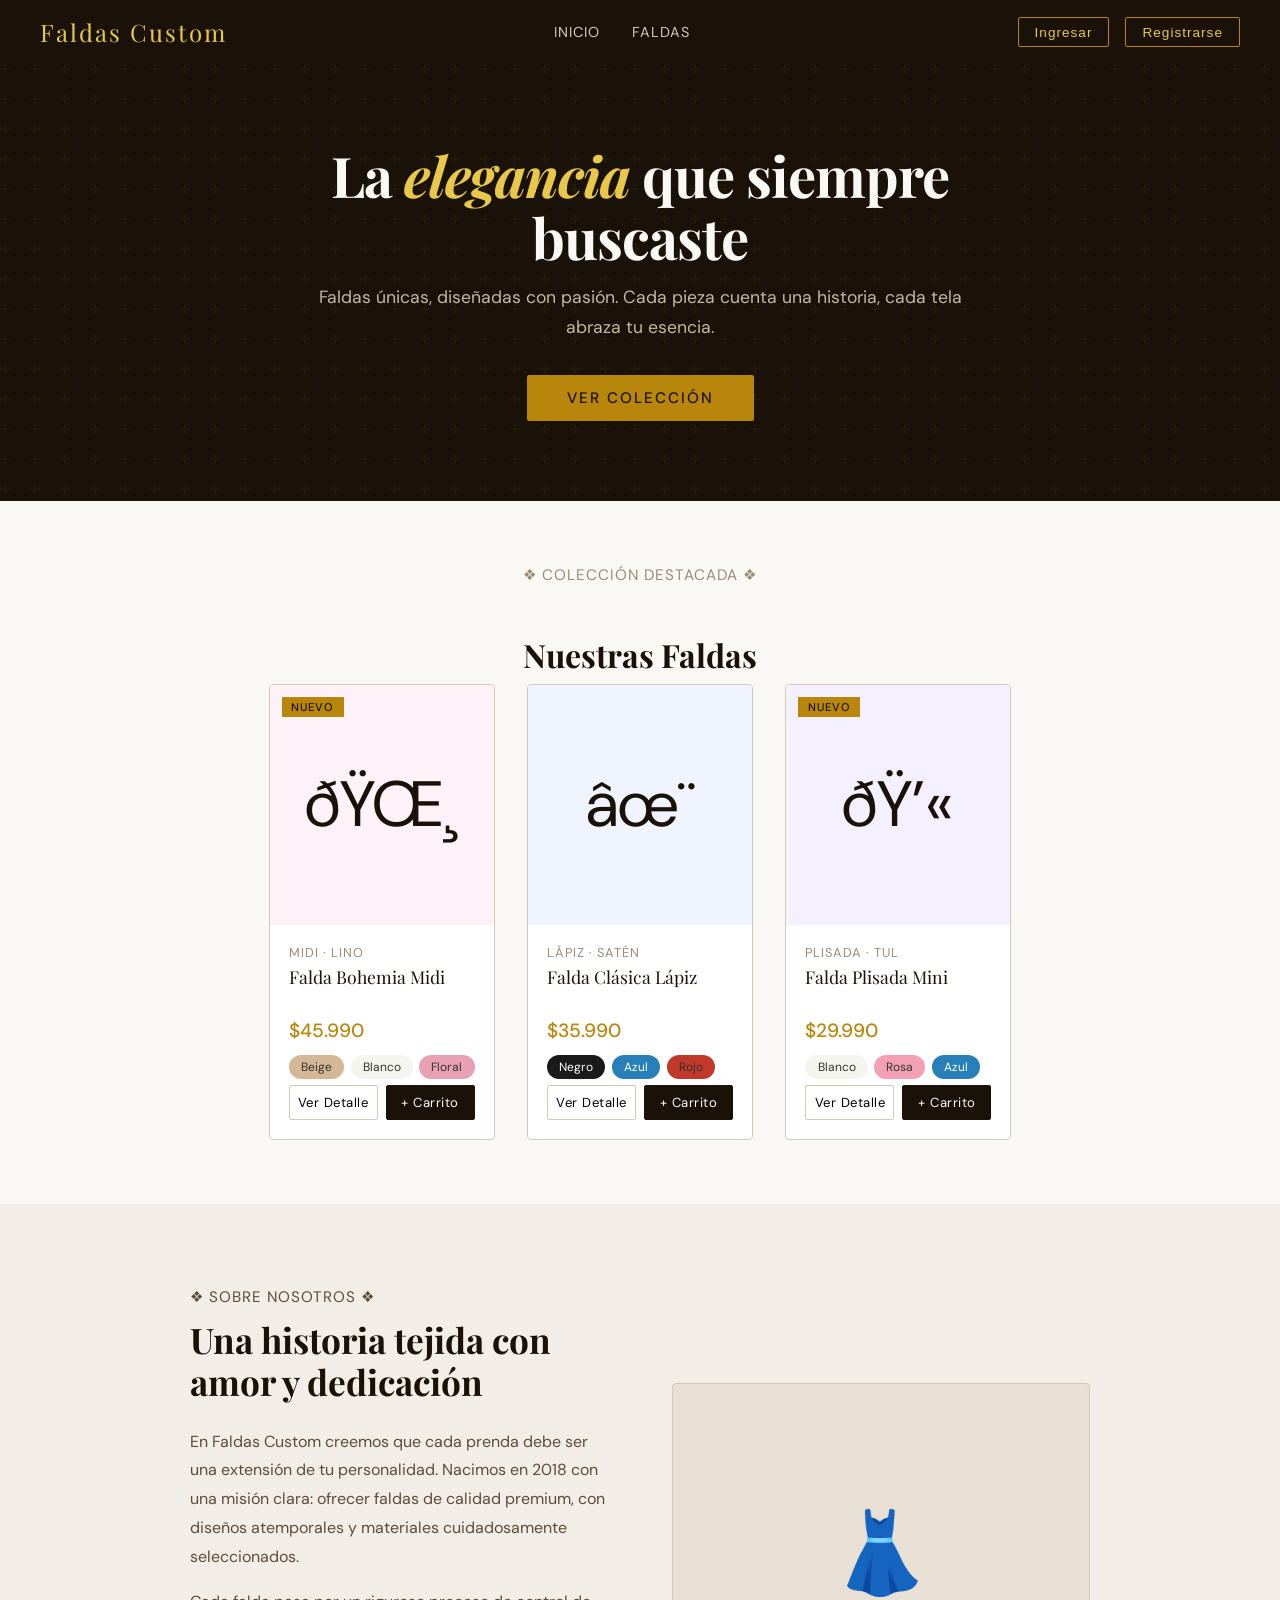
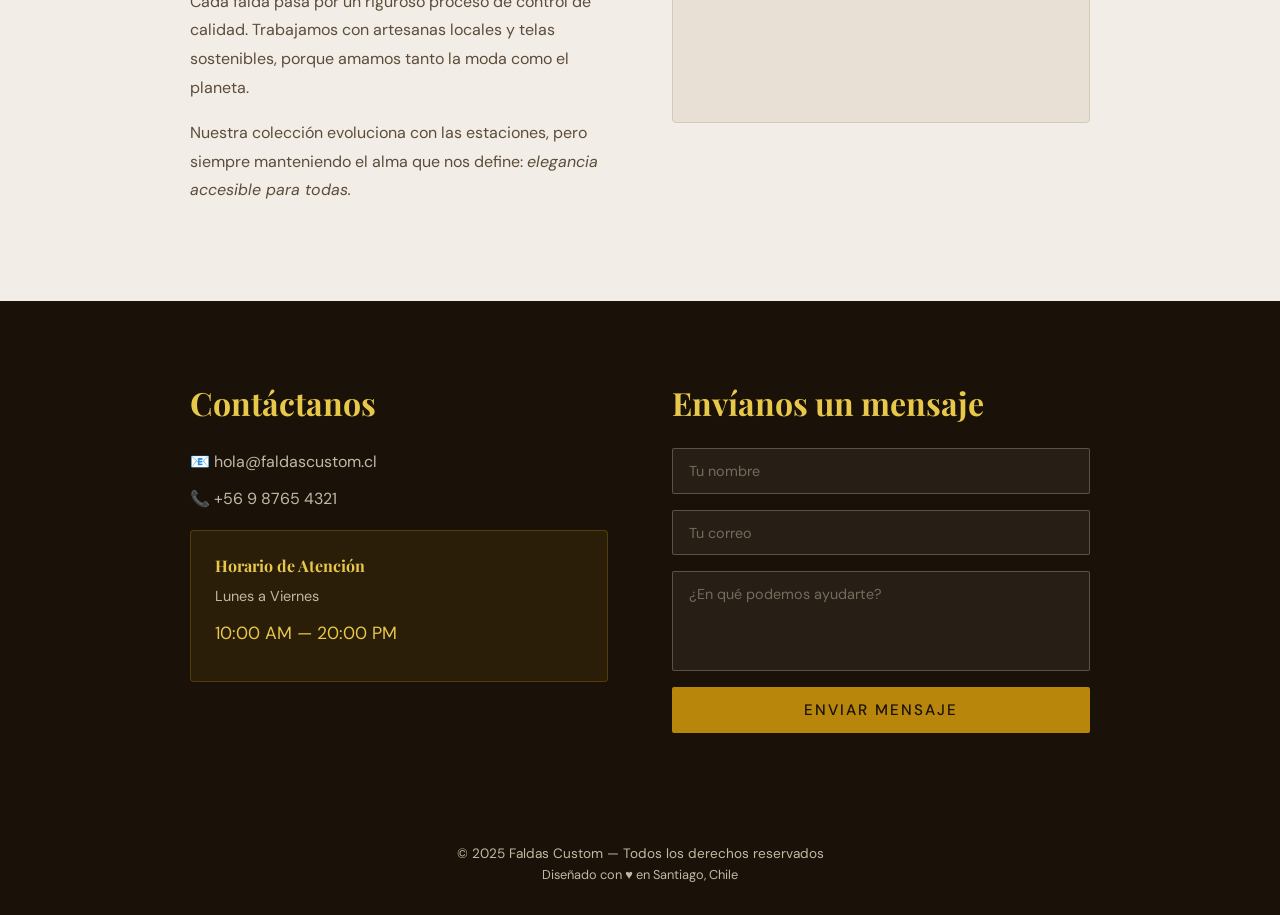
<file: frontend/index.html>
﻿<!DOCTYPE html>
<html lang="es">
<head>
<meta charset="UTF-8"/>
<meta name="viewport" content="width=device-width,initial-scale=1.0"/>
<title>Faldas Custom. — Tienda</title>
<link href="https://fonts.googleapis.com/css2?family=Playfair+Display:ital,wght@0,400;0,600;1,400&family=DM+Sans:wght@300;400;500&display=swap" rel="stylesheet"/>
<link rel="stylesheet" href="css/style.css">
</head>
<body>

<!-- NAV -->
<nav>
  <div class="nav-inner">
    <div class="nav-logo" onclick="goPage('home')">Faldas Custom</div>
    <div class="nav-links">
      <a onclick="goPage('home')">Inicio</a>
      <a onclick="goPage('faldas')">Faldas</a>
    </div>
    <div class="nav-actions" id="navActions">
      <button class="btn-nav" onclick="openModal('loginModal')">Ingresar</button>
      <button class="btn-nav" onclick="openModal('registerModal')">Registrarse</button>
      <div class="cart-badge hidden" id="cartBadge" onclick="toggleCart()">
        🛍️ <span class="cart-count" id="cartCount">0</span>
      </div>
    </div>
  </div>
</nav>

<!-- NOTIF CONTAINER -->
<div class="notif" id="notifContainer"></div>

<!-- CART OVERLAY -->
<div class="cart-overlay" id="cartOverlay" onclick="toggleCart()"></div>

<!-- CART DRAWER -->
<div class="cart-drawer" id="cartDrawer">
  <div class="cart-head">
    <h3>Mi Carrito</h3>
    <button class="modal-close" onclick="toggleCart()">✕</button>
  </div>
  <div class="cart-items" id="cartItems"></div>
  <div class="cart-foot">
    <div class="cart-total"><span>Total</span><span id="cartTotal">$0</span></div>
    <button class="btn-primary" style="width:100%;margin-bottom:.5rem" onclick="checkout()">Proceder al Pago</button>
    <button class="btn-sm" style="width:100%" onclick="toggleCart()">Seguir Comprando</button>
  </div>
</div>

<!-- ============ PAGES ============ -->

<!-- HOME PAGE -->
<div id="page-home" class="page active">
  <div class="hero">
    <div class="hero-content">
      <h1>La <em>elegancia</em> que siempre buscaste</h1>
      <p>Faldas únicas, diseñadas con pasión. Cada pieza cuenta una historia, cada tela abraza tu esencia.</p>
      <button class="btn-primary" onclick="goPage('faldas')">Ver Colección</button>
    </div>
  </div>

  <div class="section">
    <p class="section-sub">❖ COLECCIÓN DESTACADA ❖</p>
    <h2 class="section-title">Nuestras Faldas</h2>
    <div class="products-grid" id="homeProducts"></div>
  </div>

  <div class="about">
    <div class="about-inner">
      <div>
        <p class="section-sub" style="text-align:left;margin-bottom:.5rem">❖ SOBRE NOSOTROS ❖</p>
        <h2>Una historia tejida con amor y dedicación</h2>
        <p>En Faldas Custom creemos que cada prenda debe ser una extensión de tu personalidad. Nacimos en 2018 con una misión clara: ofrecer faldas de calidad premium, con diseños atemporales y materiales cuidadosamente seleccionados.</p>
        <p>Cada falda pasa por un riguroso proceso de control de calidad. Trabajamos con artesanas locales y telas sostenibles, porque amamos tanto la moda como el planeta.</p>
        <p>Nuestra colección evoluciona con las estaciones, pero siempre manteniendo el alma que nos define: <em>elegancia accesible para todas.</em></p>
      </div>
      <div class="about-img">👗</div>
    </div>
  </div>

  <div class="contact">
    <div class="contact-inner">
      <div>
        <h2>Contáctanos</h2>
        <p>📧 hola@faldascustom.cl</p>
        <p>📞 +56 9 8765 4321</p>
        <div class="horario">
          <h4>Horario de Atención</h4>
          <p>Lunes a Viernes</p>
          <p style="font-size:1.1rem;color:var(--gold2);margin-top:.3rem">10:00 AM — 20:00 PM</p>
        </div>
      </div>
      <div>
        <h2>Envíanos un mensaje</h2>
        <div class="contact-form">
          <input type="text" placeholder="Tu nombre"/>
          <input type="email" placeholder="Tu correo"/>
          <textarea rows="4" placeholder="¿En qué podemos ayudarte?"></textarea>
          <button class="btn-primary" onclick="notify('Mensaje enviado. ¡Gracias por contactarnos!')">Enviar Mensaje</button>
        </div>
      </div>
    </div>
  </div>

  <footer>
    <p>© 2025 Faldas Custom — Todos los derechos reservados</p>
    <p style="margin-top:.3rem;font-size:.8rem">Diseñado con ♥ en Santiago, Chile</p>
  </footer>
</div>

<!-- FALDAS PAGE -->
<div id="page-faldas" class="page">
  <div class="faldas-header">
    <h1>Colección de Faldas</h1>
    <p>Encuentra tu falda perfecta con nuestros filtros</p>
  </div>
  <div class="faldas-layout">
    <aside class="filters-panel" id="filtersPanel">
      <button class="filters-toggle" onclick="toggleFilters()">
        <span>Filtros</span>
        <span>▾</span>
      </button>
      <h4 style="margin-bottom:1rem;font-size:.9rem;letter-spacing:1px;text-transform:uppercase;color:var(--ink2)">Filtros</h4>

      <div class="filter-section">
        <div class="filter-title">Talla</div>
        <label class="filter-option"><input type="checkbox" value="XS" onchange="applyFilters()"> XS</label>
        <label class="filter-option"><input type="checkbox" value="S" onchange="applyFilters()"> S</label>
        <label class="filter-option"><input type="checkbox" value="M" onchange="applyFilters()"> M</label>
        <label class="filter-option"><input type="checkbox" value="L" onchange="applyFilters()"> L</label>
        <label class="filter-option"><input type="checkbox" value="XL" onchange="applyFilters()"> XL</label>
        <label class="filter-option"><input type="checkbox" value="XXL" onchange="applyFilters()"> XXL</label>
      </div>

      <div class="filter-section">
        <div class="filter-title">Color</div>
        <label class="filter-option"><input type="checkbox" value="Negro" onchange="applyFilters()"> Negro</label>
        <label class="filter-option"><input type="checkbox" value="Blanco" onchange="applyFilters()"> Blanco</label>
        <label class="filter-option"><input type="checkbox" value="Beige" onchange="applyFilters()"> Beige</label>
        <label class="filter-option"><input type="checkbox" value="Rojo" onchange="applyFilters()"> Rojo</label>
        <label class="filter-option"><input type="checkbox" value="Azul" onchange="applyFilters()"> Azul</label>
        <label class="filter-option"><input type="checkbox" value="Floral" onchange="applyFilters()"> Floral</label>
      </div>

      <div class="filter-section">
        <div class="filter-title">Tipo</div>
        <label class="filter-option"><input type="checkbox" value="Midi" onchange="applyFilters()"> Midi</label>
        <label class="filter-option"><input type="checkbox" value="Mini" onchange="applyFilters()"> Mini</label>
        <label class="filter-option"><input type="checkbox" value="Maxi" onchange="applyFilters()"> Maxi</label>
        <label class="filter-option"><input type="checkbox" value="Lápiz" onchange="applyFilters()"> Lápiz</label>
        <label class="filter-option"><input type="checkbox" value="Plisada" onchange="applyFilters()"> Plisada</label>
        <label class="filter-option"><input type="checkbox" value="Campana" onchange="applyFilters()"> Campana</label>
      </div>

      <div class="filter-section">
        <div class="filter-title">Material</div>
        <label class="filter-option"><input type="checkbox" value="Lino" onchange="applyFilters()"> Lino</label>
        <label class="filter-option"><input type="checkbox" value="Algodón" onchange="applyFilters()"> Algodón</label>
        <label class="filter-option"><input type="checkbox" value="Seda" onchange="applyFilters()"> Seda</label>
        <label class="filter-option"><input type="checkbox" value="Denim" onchange="applyFilters()"> Denim</label>
        <label class="filter-option"><input type="checkbox" value="Satén" onchange="applyFilters()"> Satén</label>
        <label class="filter-option"><input type="checkbox" value="Tul" onchange="applyFilters()"> Tul</label>
      </div>
      <div class="filter-actions">
        <button class="clear-filters" onclick="clearFilters()">✕ Limpiar</button>
        <button class="btn-primary" style="padding:.5rem .8rem;font-size:.8rem" onclick="applyFilters()">Aplicar</button>
      </div>
    </aside>
    <div>
      <p class="results-count" id="resultsCount"></p>
      <div class="products-grid" id="faldaProducts"></div>
    </div>
  </div>

  <div class="contact">
    <div class="contact-inner">
      <div>
        <h2>Contáctanos</h2>
        <p>📧 hola@faldascustom.cl</p>
        <p>📞 +56 9 8765 4321</p>
      </div>
      <div>
        <h2>Envía un mensaje</h2>
        <div class="contact-form">
          <input type="text" placeholder="Tu nombre"/>
          <input type="email" placeholder="Tu correo"/>
          <textarea rows="4" placeholder="¿En qué podemos ayudarte?"></textarea>
          <button class="btn-primary" onclick="notify('Mensaje enviado. ¡Gracias por contactarnos!')">Enviar mensaje</button>
        </div>
      </div>
    </div>
  </div>

  <footer>
    <p>© 2025 Faldas Custom — Todos los derechos reservados</p>
    <p style="margin-top:.3rem;font-size:.8rem">Diseñado con ♥ en Santiago, Chile</p>
  </footer>
</div>

<!-- USER DASHBOARD -->
<div id="page-dashboard" class="page">
  <div class="dashboard">
    <div class="dashboard-header">
      <h2 id="dashWelcome">Mi Cuenta</h2>
      <p>Gestiona tus pedidos, direcciones y métodos de pago</p>
    </div>
    <div class="dash-cards">
      <div class="dash-card"><div class="num" id="dOrders">0</div><div class="lbl">Pedidos</div></div>
      <div class="dash-card"><div class="num" id="dAddresses">0</div><div class="lbl">Direcciones</div></div>
      <div class="dash-card"><div class="num" id="dPayments">0</div><div class="lbl">Métodos de Pago</div></div>
    </div>
    <div class="tabs">
      <button class="tab active" onclick="switchDashTab('orders',this)">Pedidos</button>
      <button class="tab" onclick="switchDashTab('addresses',this)">Direcciones</button>
      <button class="tab" onclick="switchDashTab('payments',this)">Métodos de Pago</button>
      <button class="tab" onclick="switchDashTab('account',this)">Mi Cuenta</button>
    </div>
    <div id="dashTab-orders">
      <div class="order-row header">
        <span>Pedido</span><span>Fecha</span><span>Total</span><span>Estado</span>
      </div>
      <div id="ordersList"></div>
    </div>
    <div id="dashTab-addresses" class="hidden">
      <div style="display:flex;justify-content:flex-end;margin-bottom:1rem">
        <button class="btn-primary" style="padding:.5rem 1.2rem;font-size:.85rem" onclick="openModal('addAddressModal')">+ Agregar Dirección</button>
      </div>
      <div id="addressesList"></div>
    </div>
    <div id="dashTab-payments" class="hidden">
      <div style="display:flex;justify-content:flex-end;margin-bottom:1rem">
        <button class="btn-primary" style="padding:.5rem 1.2rem;font-size:.85rem" onclick="openModal('addPaymentModal')">+ Agregar Método</button>
      </div>
      <div id="paymentsList"></div>
    </div>
    <div id="dashTab-account" class="hidden">
      <div style="background:var(--card);border:1px solid var(--border);border-radius:4px;padding:1.5rem;max-width:500px">
        <h4 style="margin-bottom:1.2rem;font-family:'Playfair Display',serif">Información de Cuenta</h4>
        <div class="form-group"><label>Nombre</label><input type="text" id="accName"/></div>
        <div class="form-group"><label>Correo</label><input type="email" id="accEmail" readonly style="background:var(--bg2);color:var(--ink3)"/></div>
        <div class="form-group"><label>Nueva Contraseña</label><input type="password" id="accPwd" placeholder="Dejar vacío para no cambiar"/></div>
        <button class="btn-submit" onclick="saveAccount()">Guardar Cambios</button>
      </div>
    </div>
  </div>
</div>

<!-- ADMIN -->
<div id="page-admin" class="page">
  <div class="admin-layout">
    <aside class="admin-sidebar">
      <div style="padding:1.2rem 1.5rem;border-bottom:1px solid rgba(255,255,255,.1);margin-bottom:.5rem">
        <p style="color:var(--gold2);font-size:.8rem;letter-spacing:1px;text-transform:uppercase">Panel de administración</p>
      </div>
      <div class="admin-menu-item active" onclick="switchAdmin('products',this)">📦 Productos</div>
      <div class="admin-menu-item" onclick="switchAdmin('orders',this)">🧾 Pedidos</div>
      <div class="admin-menu-item" onclick="switchAdmin('stock',this)">📈 Inventario</div>
      <div class="admin-menu-item" onclick="switchAdmin('account',this)">👤 Mi cuenta</div>
    </aside>
    <div class="admin-content">

      <!-- ADMIN PRODUCTS -->
      <div id="admin-products">
        <div class="admin-header">
          <h2>Gestión de productos</h2>
          <button class="btn-primary" style="padding:.5rem 1.2rem;font-size:.85rem" onclick="openModal('addProductModal')">+ Nuevo producto</button>
        </div>
        <div class="admin-grid" id="adminProductGrid"></div>
      </div>

      <!-- ADMIN ORDERS -->
      <div id="admin-orders" class="hidden">
        <div class="admin-header"><h2>Lista de pedidos</h2></div>
        <table class="data-table" style="width:100%">
          <thead><tr>
            <th>ID</th><th>Cliente</th><th>Productos</th><th>Total</th><th>Estado</th><th>Acción</th>
          </tr></thead>
          <tbody id="adminOrdersBody"></tbody>
        </table>
      </div>

      <!-- ADMIN STOCK -->
      <div id="admin-stock" class="hidden">
        <div class="admin-header"><h2>Stock disponible</h2></div>
        <table class="data-table" style="width:100%">
          <thead><tr>
            <th>Producto</th><th>Tallas</th><th>Colores</th><th>Stock total</th><th>Estado</th>
          </tr></thead>
          <tbody id="adminStockBody"></tbody>
        </table>
      </div>

      <!-- ADMIN ACCOUNT -->
      <div id="admin-account" class="hidden">
        <div class="admin-header"><h2>Mi cuenta</h2></div>
        <div style="background:var(--card);border:1px solid var(--border);border-radius:4px;padding:1.5rem;max-width:480px">
          <div class="form-group"><label>Nombre</label><input type="text" id="adminName" value="Administrador"/></div>
          <div class="form-group"><label>Correo</label><input type="email" id="adminEmail" value="admin@faldascustom.cl"/></div>
          <div class="form-group"><label>Nueva contraseña</label><input type="password" id="adminPwd" placeholder="Déjala vacía si no deseas cambiarla"/></div>
          <button class="btn-submit" onclick="saveAdminAccount()">Guardar cambios</button>
        </div>
      </div>

    </div>
  </div>
</div>

<!-- PRODUCT DETAIL PAGE -->
<div id="page-detail" class="page">
  <div style="padding:.8rem 2rem;background:var(--bg2);border-bottom:1px solid var(--border)">
    <a style="cursor:pointer;color:var(--ink3);font-size:.85rem" onclick="goPage('faldas')">← Volver a Faldas</a>
  </div>
  <div class="product-detail" id="productDetailContent"></div>

  <div class="contact">
    <div class="contact-inner">
      <div>
        <h2>Contáctanos</h2>
        <p>📧 hola@faldascustom.cl</p>
        <p>📞 +56 9 8765 4321</p>
      </div>
      <div>
        <h2>Envía un mensaje</h2>
        <div class="contact-form">
          <input type="text" placeholder="Tu nombre"/>
          <input type="email" placeholder="Tu correo"/>
          <textarea rows="4" placeholder="¿En qué podemos ayudarte?"></textarea>
          <button class="btn-primary" onclick="notify('Mensaje enviado. ¡Gracias por contactarnos!')">Enviar mensaje</button>
        </div>
      </div>
    </div>
  </div>

  <footer>
    <p>© 2025 Faldas Custom — Todos los derechos reservados</p>
    <p style="margin-top:.3rem;font-size:.8rem">Diseñado con ♥ en Santiago, Chile</p>
  </footer>
</div>

<!-- ============ MODALS ============ -->

<!-- LOGIN -->
<div class="modal-overlay hidden" id="loginModal">
  <div class="modal">
    <div class="modal-header">
      <h3>Iniciar Sesión</h3>
      <button class="modal-close" onclick="closeModal('loginModal')">✕</button>
    </div>
    <div class="modal-body">
      <div id="loginError"></div>
      <div class="form-group"><label>Correo Electrónico</label><input type="email" id="loginEmail" placeholder="tu@correo.com"/></div>
      <div class="form-group"><label>Contraseña</label><input type="password" id="loginPwd" placeholder="••••••••"/></div>
      <div class="form-actions">
        <button class="btn-cancel" onclick="closeModal('loginModal')">Cancelar</button>
        <button class="btn-submit" onclick="doLogin()">Ingresar</button>
      </div>
      <p style="margin-top:1rem;font-size:.85rem;color:var(--ink3);text-align:center">¿No tienes cuenta? <a style="color:var(--gold);cursor:pointer" onclick="closeModal('loginModal');openModal('registerModal')">Regístrate</a></p>
    </div>
  </div>
</div>

<!-- REGISTER -->
<div class="modal-overlay hidden" id="registerModal">
  <div class="modal">
    <div class="modal-header">
      <h3>Crear Cuenta</h3>
      <button class="modal-close" onclick="closeModal('registerModal')">✕</button>
    </div>
    <div class="modal-body">
      <div id="registerError"></div>
      <div class="form-group"><label>Nombre Completo</label><input type="text" id="regName" placeholder="Tu nombre"/></div>
      <div class="form-group"><label>Correo Electrónico</label><input type="email" id="regEmail" placeholder="tu@correo.com"/></div>
      <div class="form-group"><label>Contraseña</label><input type="password" id="regPwd" placeholder="Mínimo 6 caracteres"/></div>
      <div class="form-group"><label>Confirmar Contraseña</label><input type="password" id="regPwd2" placeholder="Repite la contraseña"/></div>
      <div class="form-actions">
        <button class="btn-cancel" onclick="closeModal('registerModal')">Cancelar</button>
        <button class="btn-submit" onclick="doRegister()">Registrarse</button>
      </div>
    </div>
  </div>
</div>

<!-- FIRST LOGIN (admin change password) -->
<div class="modal-overlay hidden" id="firstLoginModal">
  <div class="modal">
    <div class="modal-header"><h3>Primer Ingreso — Cambiar Contraseña</h3></div>
    <div class="modal-body">
      <div class="alert alert-info">Por seguridad, debes establecer una nueva contraseña en tu primer ingreso.</div>
      <div class="form-group"><label>Nueva Contraseña</label><input type="password" id="newAdminPwd1" placeholder="Mínimo 6 caracteres"/></div>
      <div class="form-group"><label>Confirmar Contraseña</label><input type="password" id="newAdminPwd2" placeholder="Repite la contraseña"/></div>
      <div id="firstLoginError"></div>
      <div class="form-actions">
        <button class="btn-submit" onclick="changeFirstPassword()">Establecer Contraseña</button>
      </div>
    </div>
  </div>
</div>

<!-- ADD PRODUCT -->
<div class="modal-overlay hidden" id="addProductModal">
  <div class="modal" style="max-width:600px">
    <div class="modal-header">
      <h3 id="addProductTitle">Nuevo producto</h3>
      <button class="modal-close" onclick="closeModal('addProductModal')">✕</button>
    </div>
    <div class="modal-body">
      <div style="display:grid;grid-template-columns:1fr 1fr;gap:1rem">
        <div class="form-group"><label>Nombre</label><input type="text" id="pName"/></div>
        <div class="form-group"><label>Precio ($)</label><input type="number" id="pPrice"/></div>
        <div class="form-group"><label>Tipo</label>
          <select id="pType"><option>Midi</option><option>Mini</option><option>Maxi</option><option>Lápiz</option><option>Plisada</option><option>Campana</option></select>
        </div>
        <div class="form-group"><label>Material</label>
          <select id="pMaterial"><option>Lino</option><option>Algodón</option><option>Seda</option><option>Denim</option><option>Satén</option><option>Tul</option></select>
        </div>
        <div class="form-group"><label>Stock</label><input type="number" id="pStock" value="10"/></div>
        <div class="form-group"><label>Emoji / Icono</label><input type="text" id="pEmoji" value="👗"/></div>
      </div>
      <div class="form-group">
        <label>Imagen / Foto de la falda</label>
        <input type="file" id="pImageFile" accept="image/*" onchange="handleProductImageUpload(this)"/>
        <input type="url" id="pImageUrl" placeholder="O pega una URL de imagen" style="margin-top:.5rem"/>
        <div id="pImagePreviewWrap" style="display:none;margin-top:.7rem">
          <img id="pImagePreview" style="max-width:100%;max-height:180px;border-radius:6px;border:1px solid var(--border)"/>
        </div>
      </div>
      <div class="form-group"><label>Descripción</label><textarea id="pDesc" rows="3"></textarea></div>
      <div class="form-group"><label>Tallas disponibles (separadas por coma)</label><input type="text" id="pSizes" placeholder="XS, S, M, L, XL"/></div>
      <div class="form-group"><label>Colores disponibles (separados por coma)</label><input type="text" id="pColors" placeholder="Negro, Blanco, Beige"/></div>
      <div class="form-group"><label>Destacado</label>
        <select id="pFeatured"><option value="false">No</option><option value="true">Sí (Nuevo)</option></select>
      </div>
      <div class="form-actions">
        <button class="btn-cancel" onclick="closeModal('addProductModal')">Cancelar</button>
        <button class="btn-submit" id="saveProductBtn" onclick="saveProduct()">Guardar</button>
      </div>
    </div>
  </div>
</div>

<!-- ADD ADDRESS -->
<div class="modal-overlay hidden" id="addAddressModal">
  <div class="modal">
    <div class="modal-header">
      <h3>Agregar Dirección</h3>
      <button class="modal-close" onclick="closeModal('addAddressModal')">✕</button>
    </div>
    <div class="modal-body">
      <div class="form-group"><label>Alias (Ej: Casa, Trabajo)</label><input type="text" id="addrAlias"/></div>
      <div class="form-group"><label>Calle y Número</label><input type="text" id="addrStreet"/></div>
      <div class="form-group"><label>Ciudad</label><input type="text" id="addrCity"/></div>
      <div class="form-group"><label>Región</label><input type="text" id="addrRegion"/></div>
      <div class="form-group"><label>Código Postal</label><input type="text" id="addrZip"/></div>
      <div class="form-group"><label>Referencias adicionales</label><textarea id="addrRef" rows="2"></textarea></div>
      <div class="form-actions">
        <button class="btn-cancel" onclick="closeModal('addAddressModal')">Cancelar</button>
        <button class="btn-submit" onclick="saveAddress()">Guardar</button>
      </div>
    </div>
  </div>
</div>

<!-- ADD PAYMENT -->
<div class="modal-overlay hidden" id="addPaymentModal">
  <div class="modal">
    <div class="modal-header">
      <h3>Agregar Método de Pago</h3>
      <button class="modal-close" onclick="closeModal('addPaymentModal')">✕</button>
    </div>
    <div class="modal-body">
      <div class="form-group"><label>Tipo</label>
        <select id="payType" onchange="togglePayType()">
          <option value="card">Tarjeta de Crédito/Débito</option>
          <option value="transfer">Transferencia Bancaria</option>
        </select>
      </div>
      <div id="payCardFields">
        <div class="form-group"><label>Número de Tarjeta</label><input type="text" id="cardNum" maxlength="19" placeholder="1234 5678 9012 3456" oninput="formatCard(this)"/></div>
        <div style="display:grid;grid-template-columns:1fr 1fr;gap:1rem">
          <div class="form-group"><label>Vencimiento</label><input type="text" id="cardExp" placeholder="MM/AA" maxlength="5"/></div>
          <div class="form-group"><label>CVV</label><input type="text" id="cardCvv" maxlength="3" placeholder="123"/></div>
        </div>
        <div class="form-group"><label>Titular</label><input type="text" id="cardHolder"/></div>
      </div>
      <div id="payTransferFields" class="hidden">
        <div class="form-group"><label>Banco</label><input type="text" id="bankName"/></div>
        <div class="form-group"><label>N° Cuenta</label><input type="text" id="bankAccount"/></div>
        <div class="form-group"><label>RUT Titular</label><input type="text" id="bankRut"/></div>
      </div>
      <div class="form-actions">
        <button class="btn-cancel" onclick="closeModal('addPaymentModal')">Cancelar</button>
        <button class="btn-submit" onclick="savePayment()">Guardar</button>
      </div>
    </div>
  </div>
</div>

<!-- CHECKOUT MODAL -->
<div class="modal-overlay hidden" id="checkoutModal">
  <div class="modal" style="max-width:560px">
    <div class="modal-header">
      <h3>Finalizar Compra</h3>
      <button class="modal-close" onclick="closeModal('checkoutModal')">✕</button>
    </div>
    <div class="modal-body">
      <div id="checkoutContent"></div>
    </div>
  </div>
</div>

<script src="js/app.js"></script>
</body>
</html>
</file>
<file: frontend/css/style.css>
*{box-sizing:border-box;margin:0;padding:0}
:root{
  --bg:#FAF8F5;--bg2:#F2EDE6;--bg3:#E8E0D4;
  --ink:#1A1208;--ink2:#5C4D3A;--ink3:#9C8A74;
  --gold:#B8860B;--gold2:#E8C84A;--red:#C0392B;
  --white:#FFFFFF;--success:#2E7D32;
  --card:#FFFFFF;--border:#D4C9B8;
  font-family:'DM Sans',sans-serif;
}
body{background:var(--bg);color:var(--ink);min-height:100vh;display:flex;flex-direction:column}
h1,h2,h3,h4{font-family:'Playfair Display',serif}

/* NAV */
nav{background:var(--ink);position:sticky;top:0;z-index:100;padding:0 2rem}
.nav-inner{display:flex;align-items:center;justify-content:space-between;height:64px;max-width:1200px;margin:0 auto}
.nav-logo{font-family:'Playfair Display',serif;color:var(--gold2);font-size:1.5rem;letter-spacing:2px;cursor:pointer}
.nav-links{display:flex;gap:2rem;align-items:center}
.nav-links a{color:#D4C9B8;text-decoration:none;font-size:.9rem;letter-spacing:1px;text-transform:uppercase;cursor:pointer;transition:color .2s}
.nav-links a:hover{color:var(--gold2)}
.nav-actions{display:flex;gap:1rem;align-items:center}
.btn-nav{background:none;border:1px solid var(--gold);color:var(--gold2);padding:.4rem 1rem;border-radius:2px;cursor:pointer;font-size:.85rem;letter-spacing:1px;transition:all .2s}
.btn-nav:hover{background:var(--gold);color:var(--ink)}
.cart-badge{position:relative;cursor:pointer}
.cart-count{position:absolute;top:-8px;right:-8px;background:var(--red);color:#fff;border-radius:50%;width:18px;height:18px;font-size:.7rem;display:flex;align-items:center;justify-content:center;font-weight:600}

/* PAGES */
.page{display:none}
.page.active{display:flex;flex-direction:column;min-height:calc(100vh - 64px)}

/* HERO */
.hero{background:var(--ink);color:#FAF8F5;padding:5rem 2rem;text-align:center;position:relative;overflow:hidden}
.hero::before{content:'';position:absolute;inset:0;background:url("data:image/svg+xml,%3Csvg width='60' height='60' viewBox='0 0 60 60' xmlns='http://www.w3.org/2000/svg'%3E%3Cg fill='none' fill-rule='evenodd'%3E%3Cg fill='%23B8860B' fill-opacity='0.06'%3E%3Cpath d='M36 34v-4h-2v4h-4v2h4v4h2v-4h4v-2h-4zm0-30V0h-2v4h-4v2h4v4h2V6h4V4h-4zM6 34v-4H4v4H0v2h4v4h2v-4h4v-2H6zM6 4V0H4v4H0v2h4v4h2V6h4V4H6z'/%3E%3C/g%3E%3C/g%3E%3C/svg%3E")}
.hero-content{position:relative;max-width:700px;margin:0 auto}
.hero h1{font-size:3.5rem;margin-bottom:1rem;line-height:1.1;letter-spacing:-1px}
.hero h1 em{color:var(--gold2);font-style:italic}
.hero p{color:#C4B8A4;font-size:1.1rem;margin-bottom:2rem;line-height:1.7}
.btn-primary{background:var(--gold);color:var(--ink);border:none;padding:.8rem 2.5rem;font-size:.95rem;letter-spacing:2px;text-transform:uppercase;cursor:pointer;border-radius:2px;font-family:'DM Sans',sans-serif;font-weight:500;transition:all .2s}
.btn-primary:hover{background:var(--gold2);transform:translateY(-1px)}

/* PRODUCTS GRID */
.section{padding:4rem 2rem;max-width:1200px;margin:0 auto}
.section-title{text-align:center;margin-bottom:.5rem;font-size:2rem;color:var(--ink)}
.section-sub{text-align:center;color:var(--ink3);margin-bottom:3rem;font-size:.95rem;letter-spacing:1px}
.products-grid{display:grid;grid-template-columns:repeat(auto-fill,minmax(280px,1fr));gap:2rem}
#homeProducts{grid-template-columns:repeat(3,1fr)}
.product-card{background:var(--card);border:1px solid var(--border);border-radius:4px;overflow:hidden;transition:transform .2s,box-shadow .2s;cursor:pointer;display:flex;flex-direction:column;min-width:0}
.product-card:hover{transform:translateY(-4px);box-shadow:0 8px 24px rgba(26,18,8,.1)}
.product-img{height:240px;display:flex;align-items:center;justify-content:center;font-size:4rem;position:relative;flex-shrink:0}
.product-badge{position:absolute;top:12px;left:12px;background:var(--gold);color:var(--ink);font-size:.7rem;padding:.2rem .6rem;letter-spacing:1px;text-transform:uppercase;font-weight:500}
.product-info{padding:1.2rem;display:flex;flex-direction:column;gap:.35rem;flex:1;min-width:0}
.product-name{font-family:'Playfair Display',serif;font-size:1.1rem;margin-bottom:0;line-height:1.3;min-height:2.6em;word-break:break-word}
.product-type{color:var(--ink3);font-size:.8rem;letter-spacing:1px;text-transform:uppercase;margin-bottom:0}
.product-price{font-size:1.2rem;font-weight:500;color:var(--gold)}
.product-actions{display:flex;gap:.5rem;margin-top:auto}
.btn-sm{flex:1;padding:.5rem;font-size:.82rem;border:1px solid var(--border);background:none;cursor:pointer;border-radius:2px;font-family:'DM Sans',sans-serif;transition:all .2s;letter-spacing:.5px}
.btn-sm.primary{background:var(--ink);color:#FAF8F5;border-color:var(--ink)}
.btn-sm.primary:hover{background:var(--gold);border-color:var(--gold);color:var(--ink)}
.btn-sm:hover{background:var(--bg2);border-color:var(--ink3)}

/* SOBRE NOSOTROS */
.about{background:var(--bg2);padding:5rem 2rem}
.about-inner{max-width:900px;margin:0 auto;display:grid;grid-template-columns:1fr 1fr;gap:4rem;align-items:center}
.about h2{font-size:2.2rem;margin-bottom:1.5rem;line-height:1.2}
.about p{color:var(--ink2);line-height:1.8;margin-bottom:1rem}
.about-img{background:var(--bg3);border-radius:4px;height:340px;display:flex;align-items:center;justify-content:center;font-size:5rem;border:1px solid var(--border)}

/* CONTACTO */
.contact{padding:5rem 2rem;background:var(--ink);color:#FAF8F5}
.contact-inner{max-width:900px;margin:0 auto;display:grid;grid-template-columns:1fr 1fr;gap:4rem}
.contact h2{font-family:'Playfair Display',serif;font-size:2rem;margin-bottom:1.5rem;color:var(--gold2)}
.contact p{color:#C4B8A4;line-height:1.8;margin-bottom:.5rem}
.contact-form{display:flex;flex-direction:column;gap:1rem}
.contact-form input,.contact-form textarea{background:rgba(255,255,255,.06);border:1px solid rgba(212,201,184,.3);color:#FAF8F5;padding:.8rem 1rem;border-radius:2px;font-family:'DM Sans',sans-serif;font-size:.9rem;resize:none}
.contact-form input::placeholder,.contact-form textarea::placeholder{color:rgba(196,184,164,.5)}
.horario{background:rgba(184,134,11,.1);border:1px solid rgba(184,134,11,.3);padding:1.5rem;border-radius:4px;margin-top:1rem}
.horario h4{color:var(--gold2);font-family:'Playfair Display',serif;margin-bottom:.5rem}
.horario p{color:#C4B8A4;font-size:.9rem}

/* FALDAS PAGE */
.faldas-header{background:var(--ink);padding:3rem 2rem;text-align:center;color:#FAF8F5}
.faldas-header h1{font-size:2.5rem;color:var(--gold2);margin-bottom:.5rem}
.faldas-header p{color:#C4B8A4}
.faldas-layout{display:grid;grid-template-columns:260px 1fr;gap:2rem;padding:2rem;max-width:1200px;margin:0 auto}
.filters-panel{background:var(--card);border:1px solid var(--border);border-radius:4px;padding:1.5rem;height:fit-content;position:sticky;top:80px}
.filter-section{margin-bottom:1.5rem;padding-bottom:1.5rem;border-bottom:1px solid var(--border)}
.filter-section:last-child{border-bottom:none;margin-bottom:0}
.filter-title{font-size:.8rem;letter-spacing:2px;text-transform:uppercase;color:var(--ink2);font-weight:500;margin-bottom:.8rem}
.filter-option{display:flex;align-items:center;gap:.5rem;margin-bottom:.4rem;cursor:pointer;font-size:.9rem;color:var(--ink2)}
.filter-option input{accent-color:var(--gold)}
.filter-option:hover{color:var(--ink)}
.filter-actions{display:flex;gap:.5rem;justify-content:flex-end;margin-top:1rem}
.results-count{color:var(--ink3);font-size:.85rem;margin-bottom:1rem}
.clear-filters{background:none;border:1px solid var(--border);padding:.3rem .8rem;border-radius:2px;font-size:.8rem;cursor:pointer;color:var(--ink2)}
.filters-toggle{display:none}

/* MODALS */
.modal-overlay{position:fixed;inset:0;background:rgba(26,18,8,.7);z-index:200;display:flex;align-items:center;justify-content:center;padding:1rem}
.modal{background:var(--card);border-radius:4px;max-width:520px;width:100%;max-height:90vh;overflow-y:auto;position:relative}
.modal-header{padding:1.5rem;border-bottom:1px solid var(--border);display:flex;justify-content:space-between;align-items:center}
.modal-header h3{font-family:'Playfair Display',serif;font-size:1.3rem}
.modal-close{background:none;border:none;font-size:1.4rem;cursor:pointer;color:var(--ink3);line-height:1}
.modal-body{padding:1.5rem}
.form-group{margin-bottom:1.2rem}
.form-group label{display:block;font-size:.82rem;letter-spacing:1px;text-transform:uppercase;color:var(--ink2);margin-bottom:.4rem;font-weight:500}
.form-group input,.form-group select,.form-group textarea{width:100%;padding:.7rem .9rem;border:1px solid var(--border);border-radius:2px;font-family:'DM Sans',sans-serif;font-size:.9rem;background:var(--bg);color:var(--ink);outline:none;transition:border .2s}
.form-group input:focus,.form-group select:focus,.form-group textarea:focus{border-color:var(--gold)}
.form-group textarea{resize:vertical;min-height:80px}
.form-actions{display:flex;gap:.8rem;justify-content:flex-end;margin-top:1.5rem}
.btn-cancel{background:none;border:1px solid var(--border);padding:.6rem 1.5rem;border-radius:2px;cursor:pointer;font-family:'DM Sans',sans-serif;color:var(--ink2)}
.btn-submit{background:var(--ink);color:#FAF8F5;border:none;padding:.6rem 1.5rem;border-radius:2px;cursor:pointer;font-family:'DM Sans',sans-serif;font-weight:500;transition:background .2s}
.btn-submit:hover{background:var(--gold);color:var(--ink)}
.btn-danger{background:var(--red);color:#fff;border:none;padding:.6rem 1.5rem;border-radius:2px;cursor:pointer;font-family:'DM Sans',sans-serif}

/* TABS */
.tabs{display:flex;gap:0;border-bottom:2px solid var(--border);margin-bottom:1.5rem}
.tab{padding:.6rem 1.2rem;cursor:pointer;font-size:.85rem;border:none;background:none;color:var(--ink3);border-bottom:2px solid transparent;margin-bottom:-2px;font-family:'DM Sans',sans-serif;letter-spacing:.5px;transition:all .2s}
.tab.active{color:var(--gold);border-bottom-color:var(--gold);font-weight:500}

/* CART DRAWER */
.cart-drawer{position:fixed;right:0;top:0;bottom:0;width:380px;background:var(--card);z-index:300;transform:translateX(100%);transition:transform .3s;border-left:1px solid var(--border);display:flex;flex-direction:column}
.cart-drawer.open{transform:translateX(0)}
.cart-overlay{position:fixed;inset:0;background:rgba(26,18,8,.5);z-index:299;display:none}
.cart-overlay.open{display:block}
.cart-head{padding:1.5rem;border-bottom:1px solid var(--border);display:flex;justify-content:space-between;align-items:center}
.cart-head h3{font-family:'Playfair Display',serif;font-size:1.2rem}
.cart-items{flex:1;overflow-y:auto;padding:1rem}
.cart-item{display:flex;gap:1rem;padding:.8rem 0;border-bottom:1px solid var(--border)}
.cart-item-img{width:56px;height:56px;background:var(--bg2);border-radius:2px;display:flex;align-items:center;justify-content:center;font-size:1.8rem;flex-shrink:0}
.cart-item-info{flex:1}
.cart-item-name{font-size:.9rem;font-weight:500;margin-bottom:.2rem}
.cart-item-detail{font-size:.8rem;color:var(--ink3)}
.cart-item-price{font-size:.9rem;color:var(--gold);font-weight:500}
.cart-qty{display:flex;align-items:center;gap:.5rem;margin-top:.4rem}
.qty-btn{background:var(--bg2);border:1px solid var(--border);width:24px;height:24px;border-radius:2px;cursor:pointer;font-size:.9rem;display:flex;align-items:center;justify-content:center;font-family:'DM Sans',sans-serif}
.cart-foot{padding:1rem 1.5rem;border-top:1px solid var(--border)}
.cart-total{display:flex;justify-content:space-between;margin-bottom:1rem;font-size:1rem;font-weight:500}
.cart-empty{text-align:center;padding:3rem 1rem;color:var(--ink3)}
.cart-empty span{font-size:3rem;display:block;margin-bottom:1rem}

/* DASHBOARD USER */
.dashboard{max-width:900px;margin:0 auto;padding:2rem}
.dashboard-header{margin-bottom:2rem}
.dashboard-header h2{font-size:1.8rem;margin-bottom:.3rem}
.dashboard-header p{color:var(--ink3)}
.dash-cards{display:grid;grid-template-columns:repeat(3,1fr);gap:1rem;margin-bottom:2rem}
.dash-card{background:var(--card);border:1px solid var(--border);border-radius:4px;padding:1.2rem;text-align:center}
.dash-card .num{font-family:'Playfair Display',serif;font-size:2rem;color:var(--gold);margin-bottom:.2rem}
.dash-card .lbl{font-size:.8rem;color:var(--ink3);letter-spacing:1px;text-transform:uppercase}
.order-row{display:grid;grid-template-columns:1fr 1fr 1fr 1fr;gap:1rem;padding:.8rem 0;border-bottom:1px solid var(--border);font-size:.9rem;align-items:center}
.order-row.header{font-size:.75rem;letter-spacing:1px;text-transform:uppercase;color:var(--ink3);font-weight:500}
.status-badge{display:inline-block;padding:.2rem .7rem;border-radius:20px;font-size:.75rem;font-weight:500}
.status-pending{background:#FFF3CD;color:#856404}
.status-shipping{background:#D1ECF1;color:#0C5460}
.status-delivered{background:#D4EDDA;color:#155724}
.address-card{background:var(--card);border:1px solid var(--border);border-radius:4px;padding:1.2rem;margin-bottom:.8rem;display:flex;justify-content:space-between;align-items:flex-start}
.address-default{background:rgba(184,134,11,.1);border-color:var(--gold)}
.payment-card{background:var(--card);border:1px solid var(--border);border-radius:4px;padding:1rem 1.2rem;margin-bottom:.8rem;display:flex;align-items:center;gap:1rem}
.card-icon{font-size:1.8rem;width:48px;text-align:center}
.btn-icon{background:none;border:none;cursor:pointer;color:var(--ink3);font-size:1rem;padding:.2rem .4rem;border-radius:2px;transition:color .2s}
.btn-icon:hover{color:var(--red)}
.btn-icon.edit:hover{color:var(--gold)}

/* ADMIN */
.admin-layout{display:grid;grid-template-columns:220px 1fr;min-height:calc(100vh - 64px)}
.admin-sidebar{background:var(--ink);padding:1.5rem 0}
.admin-menu-item{display:flex;align-items:center;gap:.8rem;padding:.7rem 1.5rem;cursor:pointer;color:#C4B8A4;font-size:.9rem;transition:all .2s;border-left:3px solid transparent}
.admin-menu-item:hover{background:rgba(255,255,255,.05);color:var(--gold2)}
.admin-menu-item.active{background:rgba(184,134,11,.15);color:var(--gold2);border-left-color:var(--gold)}
.admin-content{padding:2rem;background:var(--bg)}
.admin-header{display:flex;justify-content:space-between;align-items:center;margin-bottom:1.5rem}
.admin-header h2{font-size:1.5rem}
.data-table{width:100%;border-collapse:collapse;background:var(--card);border:1px solid var(--border);border-radius:4px;overflow:hidden}
.data-table th{background:var(--bg2);padding:.8rem 1rem;text-align:left;font-size:.75rem;letter-spacing:1px;text-transform:uppercase;color:var(--ink2);font-weight:500;border-bottom:1px solid var(--border)}
.data-table td{padding:.8rem 1rem;border-bottom:1px solid var(--border);font-size:.9rem}
.data-table tr:last-child td{border-bottom:none}
.data-table tr:hover td{background:var(--bg)}
.admin-grid{display:grid;grid-template-columns:repeat(auto-fill,minmax(240px,1fr));gap:1.5rem}
.admin-product-card{background:var(--card);border:1px solid var(--border);border-radius:4px;overflow:hidden}
.admin-product-card .img{height:160px;display:flex;align-items:center;justify-content:center;font-size:3.5rem;background:var(--bg2)}
.admin-product-card .info{padding:1rem}
.admin-product-card .actions{display:flex;gap:.5rem;padding:.8rem 1rem;border-top:1px solid var(--border)}
.toggle{position:relative;width:42px;height:24px;cursor:pointer}
.toggle input{opacity:0;width:0;height:0}
.toggle-slider{position:absolute;inset:0;background:var(--bg3);border-radius:12px;transition:.3s}
.toggle-slider::before{content:'';position:absolute;width:18px;height:18px;left:3px;top:3px;background:#fff;border-radius:50%;transition:.3s}
input:checked + .toggle-slider{background:var(--success)}
input:checked + .toggle-slider::before{transform:translateX(18px)}
.stat-row{display:flex;justify-content:space-between;padding:.6rem 0;border-bottom:1px solid var(--border);font-size:.9rem}
.stock-low{color:var(--red);font-weight:500}
.stock-ok{color:var(--success)}

/* SIZE-COLOR PILLS */
.pill-list{display:flex;flex-wrap:wrap;gap:.4rem;margin-top:.4rem}
.pill{padding:.2rem .7rem;border-radius:20px;font-size:.75rem;border:1px solid var(--border);background:var(--bg2);color:var(--ink2)}
.color-dot{width:18px;height:18px;border-radius:50%;display:inline-block;border:1px solid rgba(0,0,0,.1);cursor:pointer}

/* ALERT */
.alert{padding:.8rem 1.2rem;border-radius:4px;margin-bottom:1rem;font-size:.9rem}
.alert-success{background:#D4EDDA;color:#155724;border:1px solid #C3E6CB}
.alert-error{background:#F8D7DA;color:#721C24;border:1px solid #F5C6CB}
.alert-info{background:#D1ECF1;color:#0C5460;border:1px solid #BEE5EB}

/* PRODUCT DETAIL */
.product-detail{display:grid;grid-template-columns:1fr 1fr;gap:3rem;padding:3rem 2rem;max-width:1000px;margin:0 auto}
.detail-img{background:var(--bg2);border-radius:4px;height:400px;display:flex;align-items:center;justify-content:center;font-size:6rem;border:1px solid var(--border)}
.detail-type{color:var(--ink3);font-size:.8rem;letter-spacing:2px;text-transform:uppercase;margin-bottom:.5rem}
.detail-name{font-size:2rem;margin-bottom:.5rem;line-height:1.2}
.detail-price{font-size:1.8rem;color:var(--gold);margin-bottom:1rem}
.detail-desc{color:var(--ink2);line-height:1.8;margin-bottom:1.5rem}
.option-title{font-size:.8rem;letter-spacing:1px;text-transform:uppercase;color:var(--ink2);margin-bottom:.6rem;font-weight:500}
.size-options{display:flex;gap:.5rem;margin-bottom:1.2rem}
.size-btn{padding:.4rem .9rem;border:1px solid var(--border);border-radius:2px;cursor:pointer;font-size:.85rem;background:none;color:var(--ink2);transition:all .2s}
.size-btn.active,.size-btn:hover{border-color:var(--gold);color:var(--gold);background:rgba(184,134,11,.05)}
.color-options{display:flex;gap:.5rem;margin-bottom:1.5rem}
.color-opt{width:28px;height:28px;border-radius:50%;border:2px solid transparent;cursor:pointer;transition:border .2s}
.color-opt.active{border-color:var(--gold)}

/* FOOTER */
footer{background:var(--ink);color:#C4B8A4;padding:2rem;text-align:center;font-size:.85rem;margin-top:auto}

/* NOTIFICATIONS */
.notif{position:fixed;bottom:2rem;right:2rem;z-index:500;display:flex;flex-direction:column;gap:.5rem}
.notif-item{background:var(--ink);color:#FAF8F5;padding:.8rem 1.5rem;border-radius:4px;font-size:.9rem;border-left:3px solid var(--gold);animation:slideIn .3s ease}
@keyframes slideIn{from{transform:translateX(100%);opacity:0}to{transform:translateX(0);opacity:1}}

/* RESPONSIVE */
@media(max-width:768px){
  .hero h1{font-size:2.2rem}
  .about-inner,.contact-inner,.product-detail{grid-template-columns:1fr}
  .faldas-layout{grid-template-columns:1fr;padding:1rem;gap:1rem}
  .products-grid,.products-grid#homeProducts{grid-template-columns:repeat(2,minmax(0,1fr));gap:.8rem}
  .product-card .product-info{padding:.9rem}
  .product-name{font-size:1rem;min-height:2.8em}
  .product-price{font-size:1rem}
  .product-actions{flex-direction:column}
  .btn-sm{width:100%}
  .filters-panel{position:static;padding:1rem}
  .filters-toggle{display:flex;align-items:center;justify-content:space-between;width:100%;background:var(--bg2);border:1px solid var(--border);padding:.7rem 1rem;border-radius:4px;color:var(--ink);font-family:'DM Sans',sans-serif;font-size:.9rem;margin-bottom:.8rem;cursor:pointer}
  .filters-panel .filter-section,.filters-panel .filter-actions{display:none}
  .filters-panel.open .filter-section,.filters-panel.open .filter-actions{display:block}
  .filter-option{display:flex;align-items:center;justify-content:space-between;gap:.5rem}
  .filter-option input{margin-right:.4rem}
  .results-count{margin:0 0 .7rem 0}

  /* ✅ FIX DEFINITIVO: Admin panel en móvil */
  /* 1) La page no hereda min-height cuando es admin */
  #page-admin.active{min-height:unset;height:auto}
  /* 2) El layout pasa a columna sin altura forzada */
  .admin-layout{display:flex !important;flex-direction:column !important;grid-template-columns:unset !important;min-height:unset !important;height:auto !important}
  /* 3) Sidebar horizontal compacto, solo lo que necesita */
  .admin-sidebar{display:flex !important;flex-direction:row !important;overflow-x:auto;white-space:nowrap;align-items:center;padding:0 !important;flex-shrink:0;width:100%;height:auto !important;min-height:unset !important}
  /* 4) Ocultar el div título "Panel de administración" */
  .admin-sidebar > div:first-child{display:none !important}
  /* 5) Items del menu horizontales sin borde izquierdo */
  .admin-menu-item{white-space:nowrap;min-width:max-content;padding:.7rem 1.2rem !important;border-left:none !important;border-bottom:3px solid transparent;flex-shrink:0;height:auto !important;align-self:stretch;display:flex;align-items:center}
  .admin-menu-item.active{border-left-color:transparent !important;border-bottom-color:var(--gold) !important}
  /* 6) Contenido ocupa el resto */
  .admin-content{padding:1rem;flex:1}
  .admin-header{display:flex;align-items:center;justify-content:space-between;gap:.5rem;flex-wrap:nowrap}
  .admin-header h2{font-size:1rem;white-space:nowrap}
  .dash-cards{grid-template-columns:1fr 1fr}
  .cart-drawer{width:100%}
}

@media(max-width:480px){
  .products-grid,.products-grid#homeProducts{grid-template-columns:repeat(2,minmax(0,1fr));gap:.6rem}
  .product-img{height:170px}
  .product-info{padding:.7rem}
  .product-actions{gap:.4rem}
  .product-type,.product-name,.product-price{font-size:.85rem}
}

.hidden{display:none!important}
</file>
